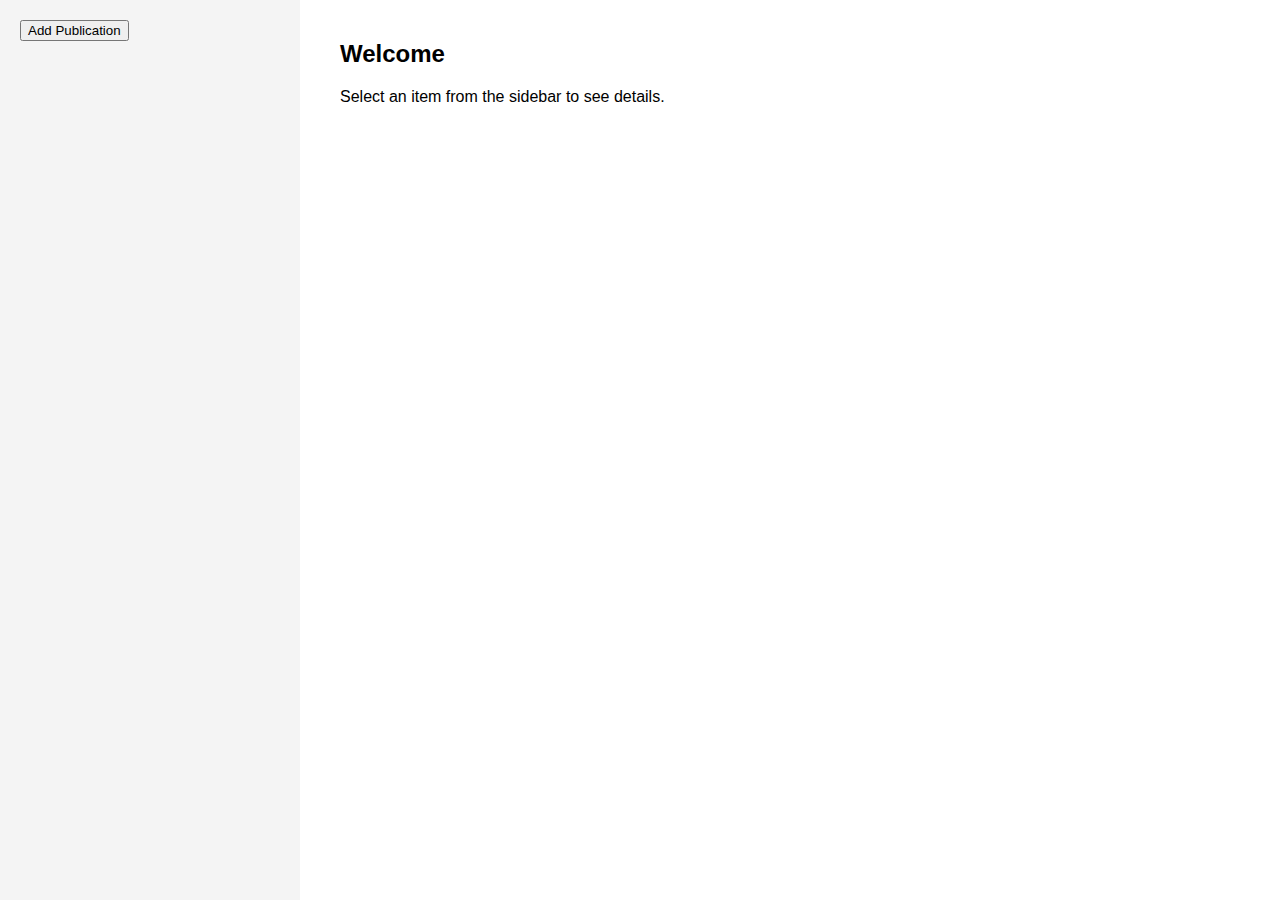
<file: web-survey/index.html>
<!DOCTYPE html>
<html lang="en">
<head>
    <meta charset="UTF-8">
    <meta name="viewport" content="width=device-width, initial-scale=1.0">
    <title>Dynamic Sidebar with Nested Levels</title>
    <script src = "functions/initializePublicationSurvey.js"></script>
    <script src = "functions/updatePublicationSurvey.js"></script>
    <script src = "functions/addPublication.js"></script>
    <script src = "functions/addStudy.js"></script>
    <script src = "functions/addDataset.js"></script>
    <script src = "functions/addMeasurement.js"></script>
    <script src = "functions/renameItem.js"></script>
    <script src = "functions/removeItem.js"></script>
    <link rel="stylesheet" href="styles/styles.css">
</head>
<body>
    <div class="sidebar">
        <button onclick="addPublication(control)">Add Publication</button>
        <ul id="sidebarList">
            <!-- Sidebar elements will be dynamically added here -->
        </ul>
    </div>
    
    <div class="content" id="content">
        <!-- Content will be dynamically updated here -->
        <h2>Welcome</h2>
        <p>Select an item from the sidebar to see details.</p>
    </div>

    <script>
        // Initialize control object
        var control = {
            num_publications: 0,
            publication_info: {}
        }
    </script>
</body>
</html>
</file>
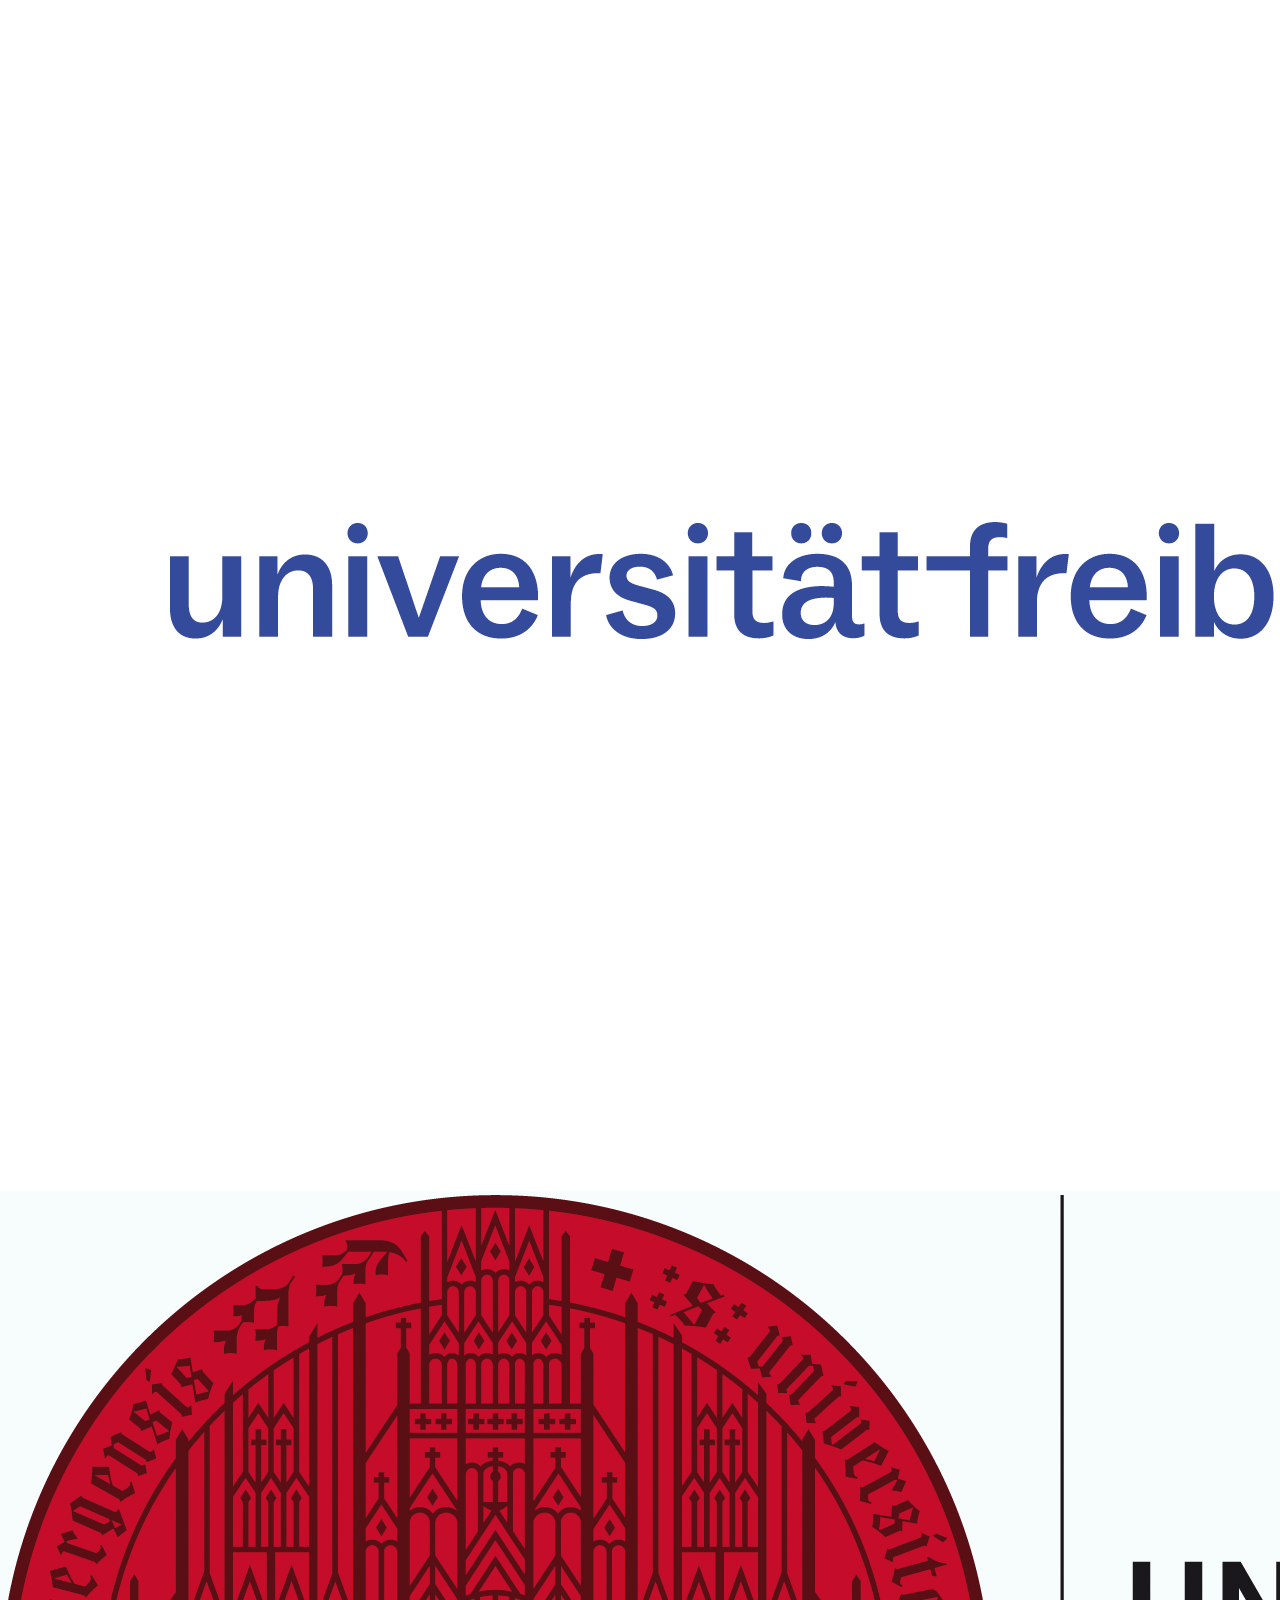
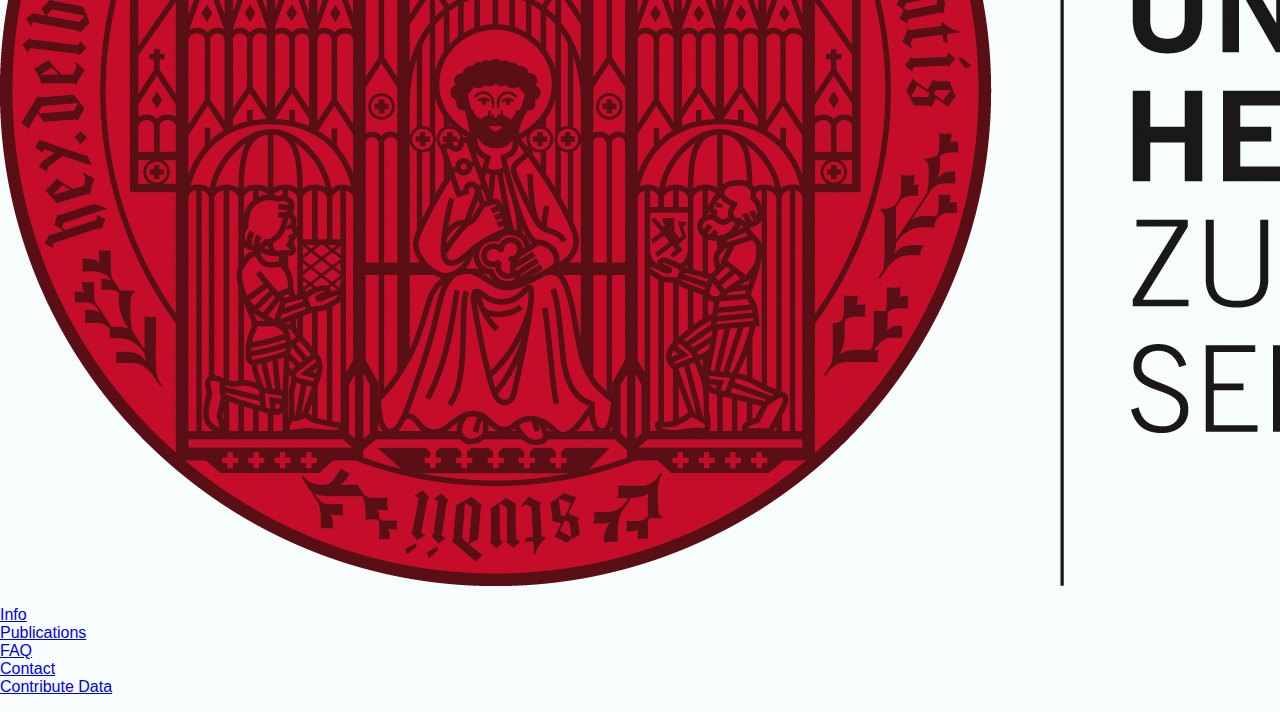
<file: docs/faq.html>
<!DOCTYPE html>
<html lang="en">
<head>
    <meta charset="UTF-8">
    <meta name="viewport" content="width=device-width, initial-scale=1.0">
    <title>Truth DB - FAQ</title>
    <link rel="stylesheet" href="styles/color.css">
    <link rel="stylesheet" href="styles/documentStyles.css">
    <link rel="stylesheet" href="styles/buttonStyles.css">
    <link rel="stylesheet" href="styles/surveyStyles.css">
    <link rel="stylesheet" href="styles/faqStyles.css">
</head>
<body class="index-body">
    <header>
        <!-- Navigation Bar -->
        <nav>
            <div class="logo-container">
                <img src="imgs/logo_fb.png" alt="Logo 1" class="logo">
                <img src="imgs/logo_hd.png" alt="Logo 2" class="logo">
            </div>
            <ul class="nav-links">
                <li><a href="index.html#info">Info</a></li>
                <li><a href="index.html#publications">Publications</a></li>
                <li><a href="faq.html">FAQ</a></li>
                <li><a href="index.html#contact">Contact</a></li>
                <li><a href="data-submission.html" class="submit-btn">Contribute Data</a></li>
            </ul>
        </nav>
    </header>

    <main>
        <!-- FAQ Section -->
        <section id="faq" class="section">
            <h1>Frequently Asked Questions</h1>

            <div class="faq-container" id="faq-container">
                <!-- FAQ sections will be dynamically generated here -->
            </div>
        </section>
    </main>

    <footer>
        <p>&copy; 2024 Sven Lesche. All rights reserved.</p>
    </footer>

    <script>
        // FAQ data
        const faqData = {
            "Organization": [
                {
                    "question": "What is Truth DB?",
                    "answer": "Truth DB is a database that collects and organizes research data related to truth and deception."
                },
                {
                    "question": "Why should I contribute to this database?",
                    "answer": "Contributing to Truth DB helps advance research in the field of truth and deception."
                }
            ],
            "Issues Submitting": [
                {
                    "question": "How can I contribute data?",
                    "answer": "You can contribute data by clicking on the 'Contribute Data' button in the navigation bar and following the submission guidelines."
                },
                {
                    "question": "What if I encounter issues while submitting data?",
                    "answer": "If you encounter issues, please contact us at support@truthdb.org."
                }
            ],
            "Structure of Data": [
                {
                    "question": "What format should the data be in?",
                    "answer": "The data should be in CSV format with the appropriate headers as specified in the submission guidelines."
                }
            ],
            "Data Privacy": [
                {
                    "question": "How is my data protected?",
                    "answer": "We take data privacy seriously and ensure that all submitted data is stored securely and used only for research purposes."
                }
            ]
        };

        // Generate FAQ sections
        const faqContainer = document.getElementById('faq-container');
        for (const section in faqData) {
            const sectionElement = document.createElement('div');
            sectionElement.classList.add('faq-section');

            const sectionTitle = document.createElement('h2');
            sectionTitle.textContent = section;
            sectionElement.appendChild(sectionTitle);

            faqData[section].forEach(faq => {
                const faqItem = document.createElement('div');
                faqItem.classList.add('faq-item');

                const faqQuestion = document.createElement('button');
                faqQuestion.classList.add('faq-question');
                faqQuestion.textContent = faq.question;

                const faqAnswer = document.createElement('div');
                faqAnswer.classList.add('faq-answer');
                faqAnswer.innerHTML = `<p>${faq.answer}</p>`;

                faqItem.appendChild(faqQuestion);
                faqItem.appendChild(faqAnswer);
                sectionElement.appendChild(faqItem);
            });

            faqContainer.appendChild(sectionElement);
        }

        // Add accordion functionality
        document.querySelectorAll('.faq-question').forEach(button => {
            button.addEventListener('click', () => {
                const faqAnswer = button.nextElementSibling;
                button.classList.toggle('active');
                if (button.classList.contains('active')) {
                    faqAnswer.style.maxHeight = faqAnswer.scrollHeight + 'px';
                } else {
                    faqAnswer.style.maxHeight = 0;
                }
            });
        });
    </script>
</body>
</html>
</file>
<file: web-survey/styles/styles.css>
body {
    display: flex;
    margin: 0;
    font-family: Arial, sans-serif;
}

.sidebar {
    width: 300px;
    background-color: #f4f4f4;
    padding: 20px;
    box-sizing: border-box;
    height: 100vh;
    overflow-y: auto;
    transition: width transform 0.3s ease;
}

.sidebar.hidden {
    width: 0;
    transform: translateX(-100%);
}

.content {
    flex: 1;
    padding: 20px;
    box-sizing: border-box;
    overflow-y: auto;
    margin-left: 20px;
    transition: margin-left 0.3s ease;
}

.content.expanded {
    margin-left: 0;
}

.moved {
    left: 10px;
}

ul {
    padding-left: 0;
}
.nested {
    margin-left: 20px;
    list-style-type: none;
    display: none;
}
.menu-button {
    background: none;
    border: none;
    cursor: pointer;
    color: green;
    text-decoration: underline;
}

.toggle-button {
    position: absolute;
    top: 10px;
    left: 305px;
    background-color: grey;
    color: white;
    border: none;
    padding: 10px;
    cursor: pointer;
    border-radius: 4px;
    z-index: 1000;
    transition: left 0.3s ease;
}

.toggle-fieldset-button {
    color: black;
    border: none;
    cursor: pointer;
    font-size: 1em;
    font-weight: bold;
}


.button-container {
    display: flex;
    justify-content: space-between;
    margin-bottom: 10px;
}

.add-button {
    background-color: green;
    color: black;
    border: none;
    padding: 10px 20px;
    text-align: center;
    text-decoration: none;
    display: inline-block;
    font-size: 16px;
    margin: 4px 2px;
    cursor: pointer;
    border-radius: 10px;
    flex: 1;
    margin-right: 10px;
}

.add-button:last-child {
    margin-right: 0;
}
.collapsible {
    cursor: pointer;
    position: relative;
    list-style-type: none;
}
.collapsible::before {
    content: '\25B6'; /* Right-pointing triangle */
    position: absolute;
    left: -20px;
    top: 0;
}
.active > .nested {
    display: block;
}
.active::before {
    content: '\25BC'; /* Down-pointing triangle */
}
.actions {
    display: none;
    position: absolute;
    right: 0;
    top: 0;
}
.collapsible:hover .actions {
    display: inline-block;
}

/* Style for the question labels */
.survey-label {
    font-weight: bold;
    font-size: 1.1em; /* Adjust size as needed */
    display: block;
    margin-bottom: 5px;
}

/* Style for the input fields */
input[type="text"], input[type="number"], input[type="date"] {
    width: 95%;
    padding: 10px;
    margin-bottom: 20px;
    border: 1px solid #ccc;
    border-radius: 10px; /* Rounded corners */
    box-shadow: 0 2px 4px rgba(0, 0, 0, 0.1); /* Subtle shadow */
}

/* Style for the form container */
.survey-form {
    margin: auto auto;
    padding: 20px;
    background-color: #f9f9f9;
    border-radius: 15px;
    box-shadow: 0 4px 8px rgba(0, 0, 0, 0.1);
}

/* Style for the submit button */
.survey-button {
    padding: 10px 20px;
    background-color: #4CAF50;
    color: white;
    border: none;
    border-radius: 10px;
    cursor: pointer;
    font-size: 1em;
}

.survey-button:hover {
    background-color: #45a049;
}


input:disabled {
    border: darkgray thin solid;
    background-color: lightgray;
}

fieldset:disabled {
    display: none;
}

.delete-button {
    color: red;
    border: none;
    background: none;
    cursor: pointer;
    font-size: 16px;
    margin-left: 5px;
}
</file>
<file: docs/styles/color.css>
:root {
    --default-background-color: #f7fcfc;
    --text-background-color:#f7fcfc;
    --sidebar-background-color: rgb(205, 205, 205);
    --form-background-color: #f7fcfc;
    --fieldset-background-color: #f7fcfc;
    --menu-button-color: #180bd1da;
    --menu-button-background: rgb(205, 205, 205);
    --add-button-color: black;
    --add-button-background: forestgreen;
    --submit-button-color: black;
    --submit-button-background: forestgreen;
    --text-color: black;
    --table-header-background-color: rgb(205, 205, 205);
    --table-even-background-color: #eaeeee;
  }
</file>
<file: docs/styles/documentStyles.css>
body {
    display: flex;
    margin: 0;
    font-family: Arial, sans-serif;
    font-size: 16px;
    color: var(--text-color);
    background-color: var(--default-background-color);
}

.sidebar {
    width: 300px;
    background-color: var(--sidebar-background-color);
    padding: 20px;
    position: fixed;
    box-sizing: border-box;
    height: 100vh;
    overflow-y: auto;
    transition: width 0.3s ease;
}

.sidebar.hidden {
    width: 0;
    transform: translateX(-100%);
}

.content {
    flex: 1;
    padding: 20px;
    background-color: var(--default-background-color);
    box-sizing: border-box;
    overflow-y: auto;
    margin-left: 320px;
    transition: margin-left 0.4s ease;
}

.content.expanded {
    margin-left: 0;
}

.moved {
    left: 10px;
}

ul {
    padding-left: 0;
}
.nested {
    margin-left: 20px;
    list-style-type: none;
    display: none;
}
.collapsible {
    cursor: pointer;
    position: relative;
    list-style-type: none;
}
.collapsible::before {
    content: '\25B6'; /* Right-pointing triangle */
    position: absolute;
    left: -20px;
    top: 0;
}

.collapsible-nocontent::before {
    content: ''; /* Bullet point */
}

.active > .nested {
    display: block;
}
.active::before {
    content: '\25BC'; /* Down-pointing triangle */
}
.actions {
    display: none;
    position: absolute;
    right: 0;
    top: 0;
}
.collapsible:hover .actions {
    display: inline-block;
}

.display-text {
    width: min(90%, 900px);
    background-color: var(--text-background-color);
}

/* Container for the scrollable table */
.table-container {
    max-height: 400px;  /* Adjust the height as needed */
    max-width: 100%;
    overflow-x: auto;
    overflow-y: auto;
    border: 1px solid #ccc; /* Optional: Add a border around the table */
    margin: 20px 0;
    box-sizing: border-box; /* Include padding and border in the element's total width and height */

}

/* Basic table styling */
table {
    width: 100%;
    border-collapse: collapse;
    white-space: nowrap; /* Prevent text from wrapping */
}

th, td {
    padding: 8px 12px;
    text-align: left;
    border-bottom: 1px solid #ddd;
    /* max-width: 200px; Adjust the max-width as needed */
    /* overflow: hidden;
    text-overflow: ellipsis;
    white-space: nowrap; Prevent text from wrapping */
}

th {
    background-color: var(--table-header-background-color);
    position: sticky;
    top: 0;
    z-index: 1;
}

/* Optional: Style the table rows */
tr:nth-child(even) {
    background-color: var(--table-even-background-color);
}
</file>
<file: docs/styles/buttonStyles.css>
.delete-button {
    color: red;
    border: none;
    background: none;
    cursor: pointer;
    font-size: 16px;
    margin-left: 5px;
}

.menu-button {
    background: var(--bs-primary);
    border: none;
    cursor: pointer;
    color: var(--bs-warning);
    text-decoration: underline;
}

.statementset-button {
    font-size: 1em;
    margin-top: 10px;
    margin-bottom: 5px;
}

.toggle-button {
    position: absolute;
    top: 10px;
    left: 305px;
    background-color: grey;
    color: white;
    border: none;
    padding: 10px;
    cursor: pointer;
    border-radius: 4px;
    z-index: 1000;
    transition: left 0.3s ease;
}

.toggle-button.moved {
    left: 10px;
}

.toggle-fieldset-button {
    color: black;
    border: none;
    cursor: pointer;
    font-size: 1em;
    font-weight: bold;
}


.button-container {
    display: flex;
    justify-content: space-between;
    margin-bottom: 10px;
}

.add-button {
    background-color:  var(--bs-warning);
    color:  var(--bs-secondary);
    border: none;
    padding: 10px 20px;
    text-align: center;
    text-decoration: none;
    display: inline-block;
    /* font-size: 16px; */
    margin: 4px 2px;
    cursor: pointer;
    border-radius: 10px;
    flex: 1;
    margin-right: 10px;
}

.add-button:last-child {
    margin-right: 0;
}

.green-checkmark-custom i {
    margin: 0 !important;
    padding: 0 !important;
    line-height: 1;
    vertical-align: middle;
    display: inline-block;
  }
.form-check-input:not(:checked) {
    background-color: #ebebeb; /* Change to a darker shade as desired */
    border-color: #888;
}
</file>
<file: docs/styles/surveyStyles.css>
/* Style for the question labels */
.survey-label {
    font-weight: bold;
    font-size: 1.1em; /* Adjust size as needed */
    display: block;
    margin-bottom: 5px;
}

/* Style for the input fields */
input[type="text"], input[type="number"], input[type="date"] {
    width: 95%;
    padding: 10px;
    margin-bottom: 20px;
    border: 1px solid #ccc;
    border-radius: 10px; /* Rounded corners */
    box-shadow: 0 2px 4px rgba(0, 0, 0, 0.1); /* Subtle shadow */
}

/* Style for the form container */
.survey-form {
    margin: auto auto;
    padding: 0px;
    background-color: var(--form-background-color);
    border-radius: 15px;
    max-width: 95%;
    box-shadow: 0 4px 8px rgba(0, 0, 0, 0.1);
}

/* Style for the submit button */
.survey-button {
    padding: 10px 20px;
    background-color: var(--submit-button-background);
    color: var(--submit-button-color);
    border: none;
    border-radius: 10px;
    cursor: pointer;
    font-size: 1em;
}

.survey-button:hover {
    background-color: #45a049;
}


input:disabled {
    border: darkgray thin solid;
    background-color: lightgray;
}

fieldset:disabled {
    display: none;
}

/* Ensure the fieldset takes the full width of its container */
fieldset {
    width: 100%;
    box-sizing: border-box; /* Include padding and border in the element's total width and height */
    padding: 10px; /* Optional: Add padding for better appearance */
    border: 1px solid #ccc; /* Optional: Add a border for better appearance */
    background-color: var(--fieldset-background-color);
}

.list-of-entries {
    padding-left: 30px;
}
</file>
<file: docs/styles/faqStyles.css>
/* FAQ Section Styling */
.faq-container {
    max-width: 90%;
    margin: 0 auto;
    padding: 20px;
}

.faq-overview {
    margin-bottom: 50px;
}

.faq-overview ul {
    list-style-type: none;
    padding: 20;
}

.faq-overview li {
    margin-bottom: 10px;
}

.faq-overview a {
    text-decoration: none;
    color: #007BFF;
}

.faq-overview a:hover {
    text-decoration: underline;
}

.faq-section {
    margin-bottom: 20px;
}

.faq-section h2 {
    cursor: pointer;
    background-color: #f4f4f4;
    padding: 10px;
    margin: 0;
    border: 1px solid #ccc;
}

.faq-section-content {
    max-height: 0;
    overflow: hidden;
    transition: max-height 0.3s ease;
    padding: 0 10px;
}

.faq-item {
    margin-bottom: 10px;
    border-bottom: 1px solid #ccc;
    padding-bottom: 10px;
}

.faq-question {
    background-color: #f4f4f4;
    border: none;
    outline: none;
    width: 100%;
    text-align: left;
    padding: 10px;
    font-size: 18px;
    cursor: pointer;
    transition: background-color 0.3s ease;
}

.faq-question:hover {
    background-color: #e0e0e0;
}

.faq-answer {
    max-height: 0;
    overflow: hidden;
    transition: max-height 0.3s ease;
    padding: 0 10px;
}

.faq-answer p {
    margin: 10px 0;
}
</file>
